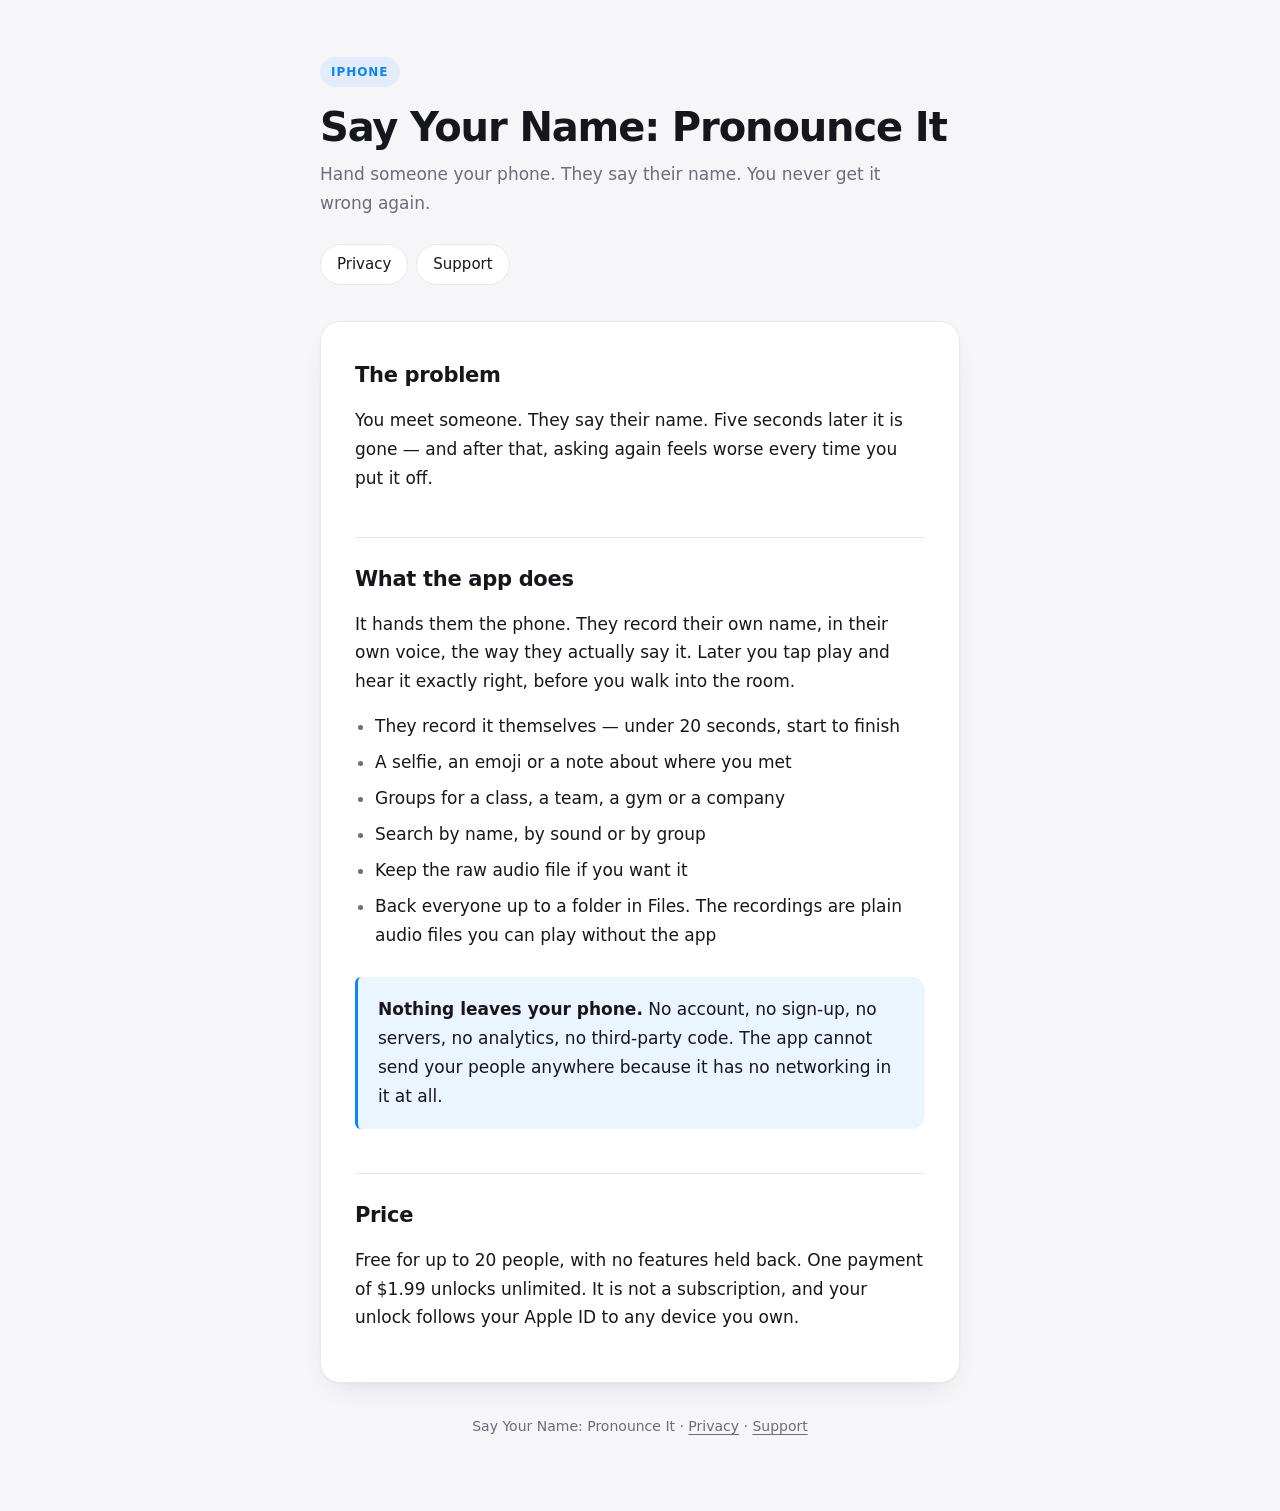
<file: index.html>
<!DOCTYPE html>
<!-- Landing page. Doubles as the Marketing URL and gives the two required pages
     somewhere to hang off, so the site does not look like two orphan documents. -->
<html lang="en">
<head>
<meta charset="utf-8">
<meta name="viewport" content="width=device-width, initial-scale=1">
<title>Say Your Name: Pronounce It</title>
<meta name="description" content="Let people record their own name, so you say it right the next time. Everything stays on your iPhone.">
<link rel="stylesheet" href="style.css">
</head>
<body>

<header>
  <div class="app">iPhone</div>
  <h1>Say Your Name: Pronounce It</h1>
  <p class="muted">Hand someone your phone. They say their name. You never get it wrong again.</p>
  <nav>
    <a href="privacy.html">Privacy</a>
    <a href="support.html">Support</a>
  </nav>
</header>

<main>

<h2>The problem</h2>

<p>You meet someone. They say their name. Five seconds later it is gone — and after that, asking again feels worse every time you put it off.</p>

<h2>What the app does</h2>

<p>It hands them the phone. They record their own name, in their own voice, the way they actually say it. Later you tap play and hear it exactly right, before you walk into the room.</p>

<ul>
  <li>They record it themselves — under 20 seconds, start to finish</li>
  <li>A selfie, an emoji or a note about where you met</li>
  <li>Groups for a class, a team, a gym or a company</li>
  <li>Search by name, by sound or by group</li>
  <li>Keep the raw audio file if you want it</li>
  <li>Back everyone up to a folder in Files. The recordings are plain audio files you can play without the app</li>
</ul>

<div class="card">
  <p><strong>Nothing leaves your phone.</strong> No account, no sign-up, no servers, no analytics, no third-party code. The app cannot send your people anywhere because it has no networking in it at all.</p>
</div>

<h2>Price</h2>

<p>Free for up to 20 people, with no features held back. One payment of $1.99 unlocks unlimited. It is not a subscription, and your unlock follows your Apple ID to any device you own.</p>

</main>

<footer>
  Say Your Name: Pronounce It &middot;
  <a href="privacy.html">Privacy</a> &middot;
  <a href="support.html">Support</a>
</footer>

</body>
</html>
</file>
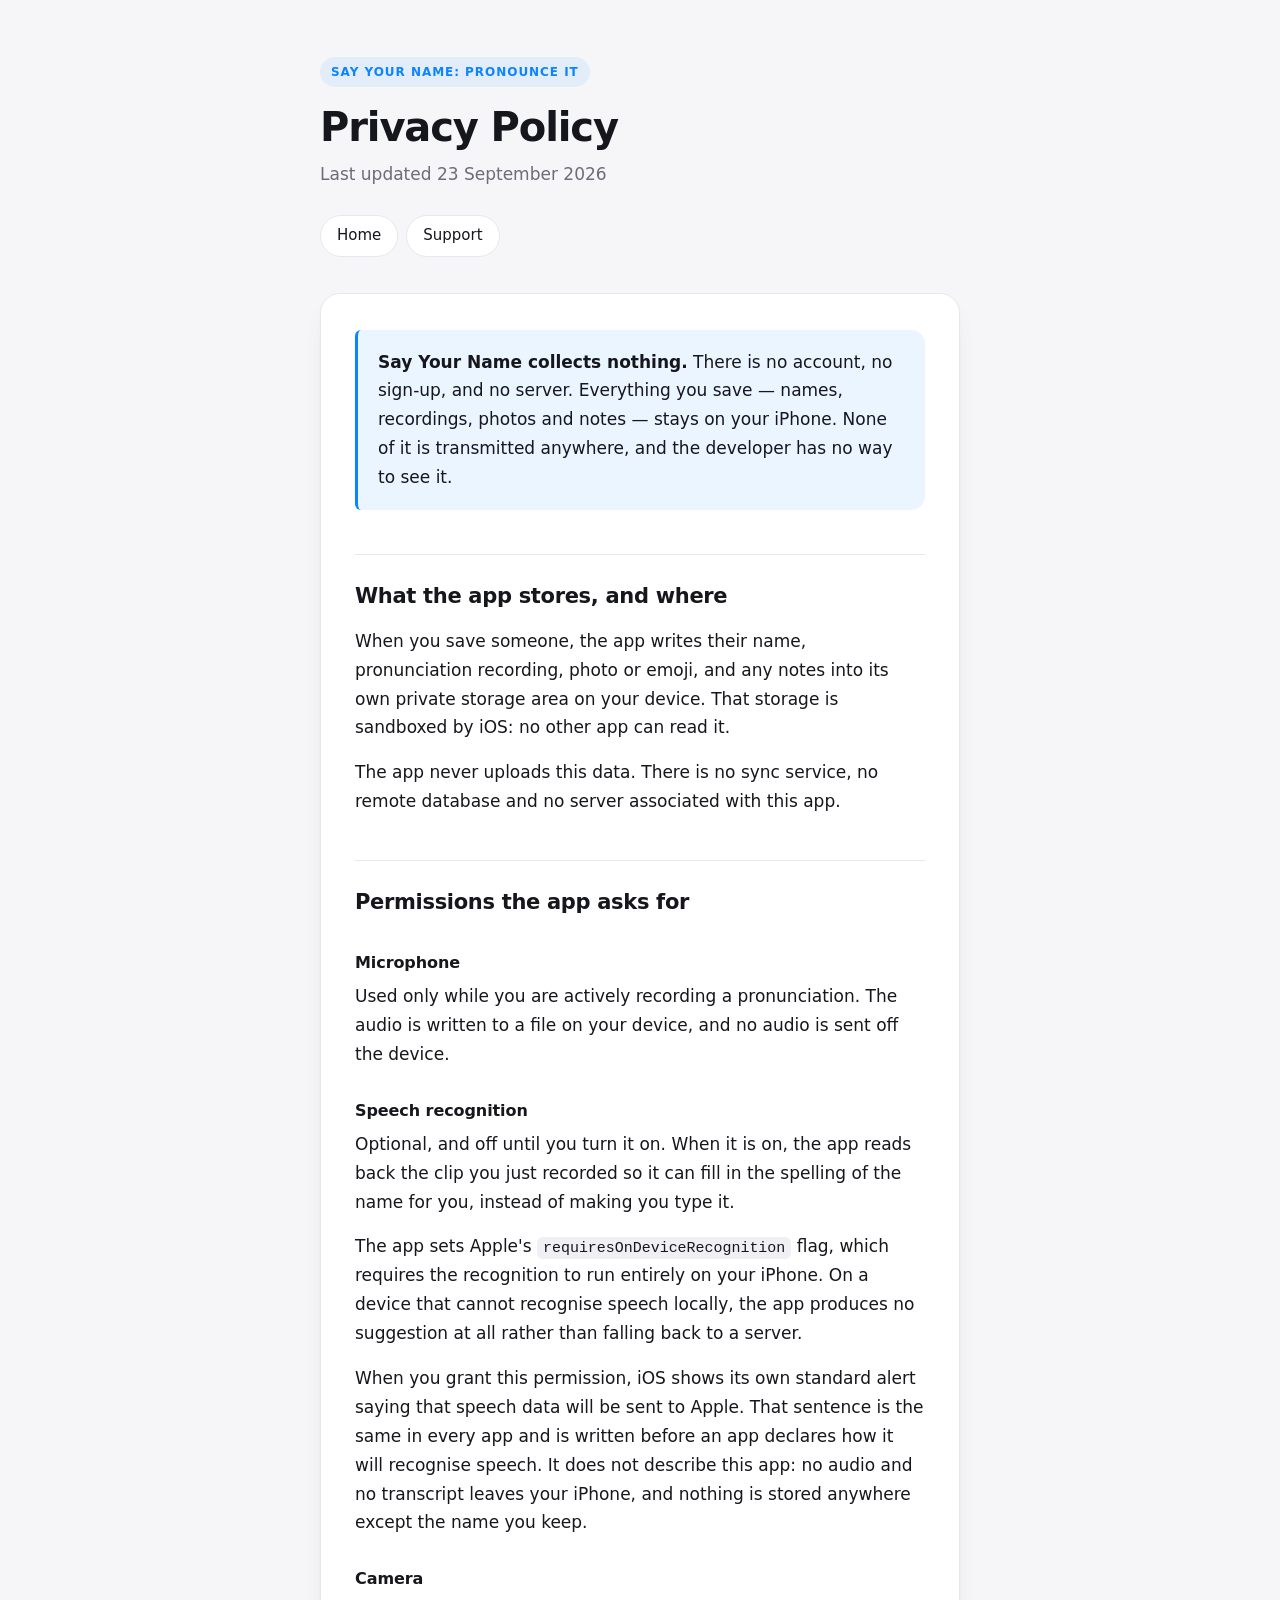
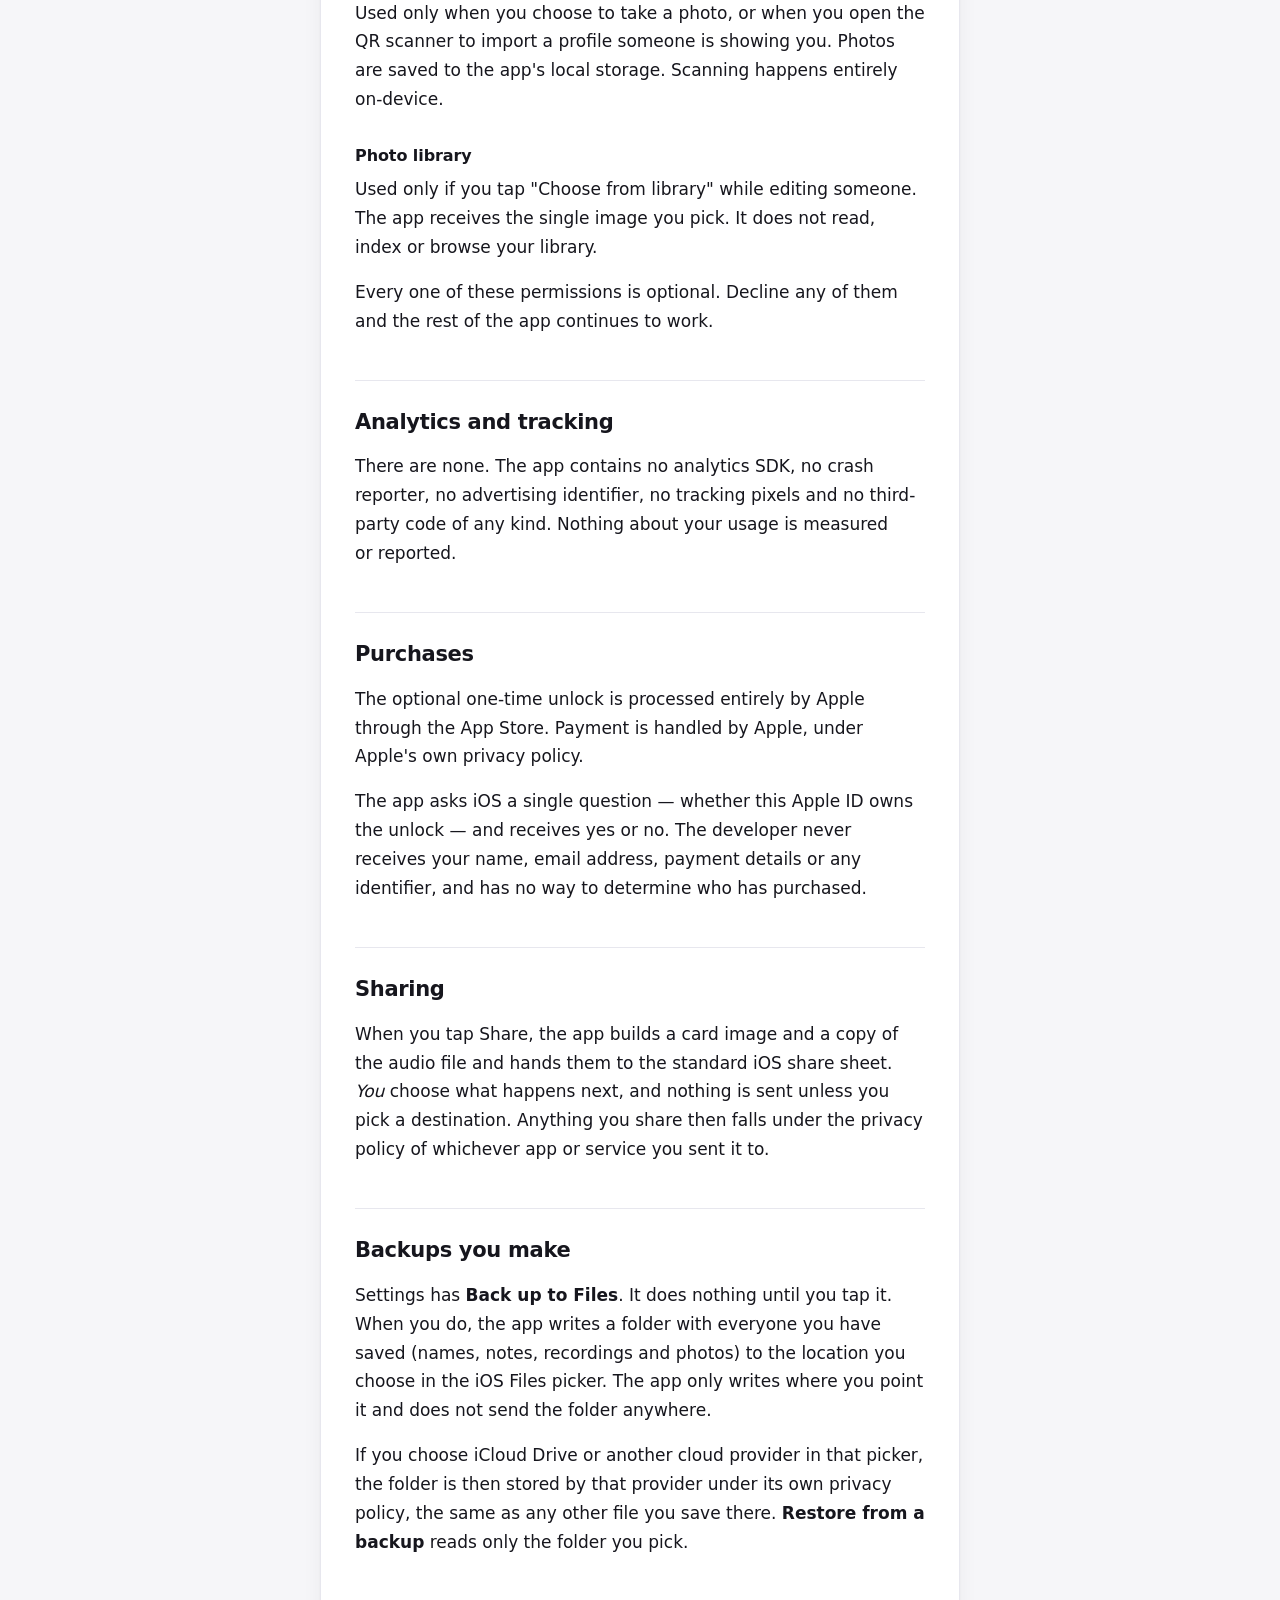
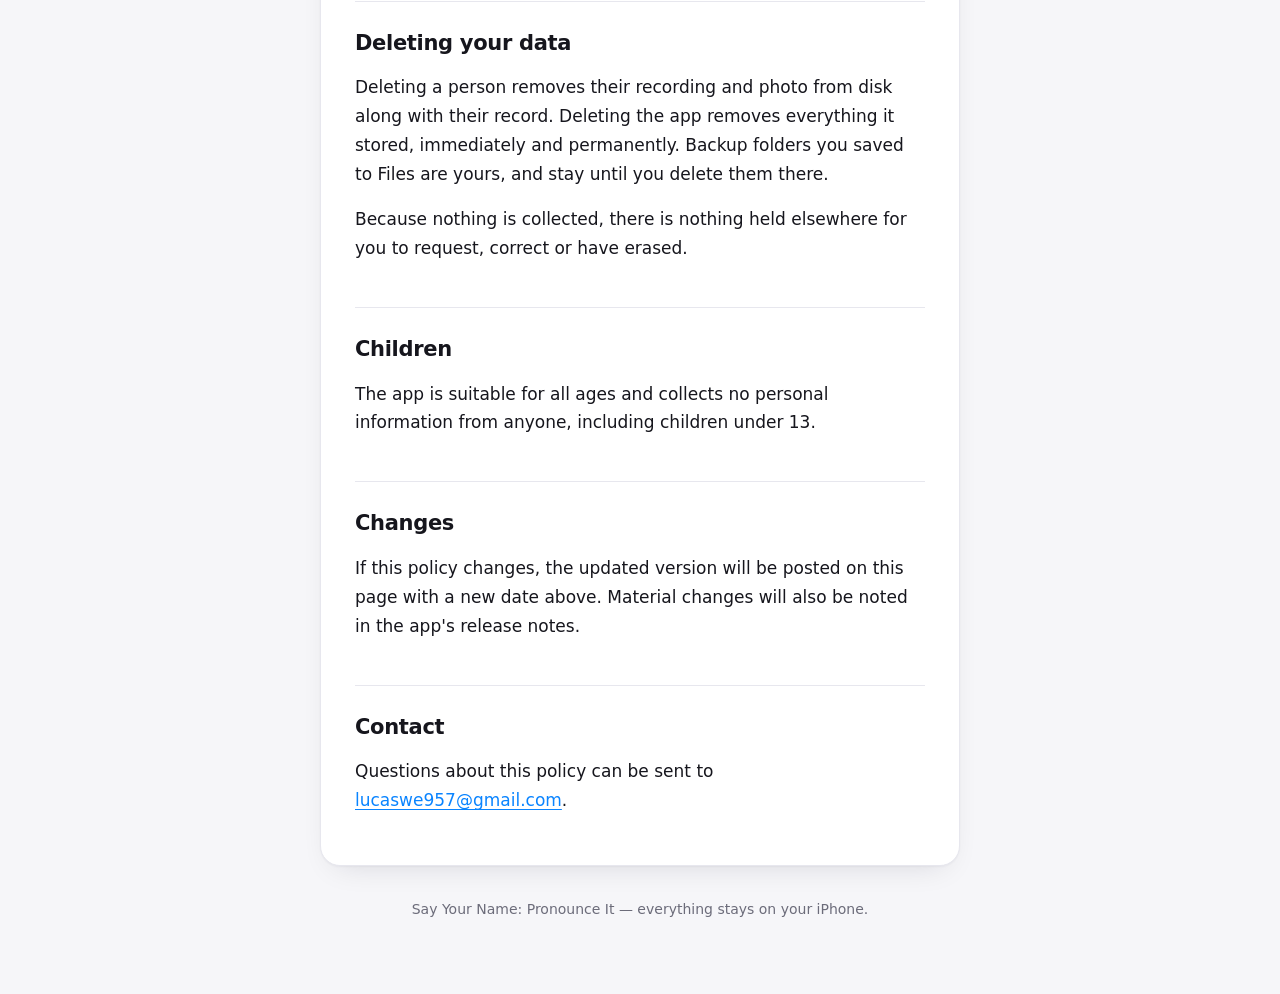
<file: privacy.html>
<!DOCTYPE html>
<!-- The Privacy Policy URL required by App Store Connect. Every claim here was
     checked against the source: the app links no networking framework, has no
     third-party packages, and makes no requests of its own. -->
<html lang="en">
<head>
<meta charset="utf-8">
<meta name="viewport" content="width=device-width, initial-scale=1">
<title>Privacy Policy — Say Your Name</title>
<link rel="stylesheet" href="style.css">
</head>
<body>

<header>
  <div class="app">Say Your Name: Pronounce It</div>
  <h1>Privacy Policy</h1>
  <p class="muted">Last updated 23 September 2026</p>
  <nav>
    <a href="index.html">Home</a>
    <a href="support.html">Support</a>
  </nav>
</header>

<main>

<div class="card">
  <p><strong>Say Your Name collects nothing.</strong> There is no account, no sign-up, and no server. Everything you save — names, recordings, photos and notes — stays on your iPhone. None of it is transmitted anywhere, and the developer has no way to see it.</p>
</div>

<h2>What the app stores, and where</h2>

<p>When you save someone, the app writes their name, pronunciation recording, photo or emoji, and any notes into its own private storage area on your device. That storage is sandboxed by iOS: no other app can read it.</p>

<p>The app never uploads this data. There is no sync service, no remote database and no server associated with this app.</p>

<h2>Permissions the app asks for</h2>

<h3>Microphone</h3>
<p>Used only while you are actively recording a pronunciation. The audio is written to a file on your device, and no audio is sent off the device.</p>

<h3>Speech recognition</h3>
<p>Optional, and off until you turn it on. When it is on, the app reads back the clip you just recorded so it can fill in the spelling of the name for you, instead of making you type it.</p>
<p>The app sets Apple's <code>requiresOnDeviceRecognition</code> flag, which requires the recognition to run entirely on your iPhone. On a device that cannot recognise speech locally, the app produces no suggestion at all rather than falling back to a server.</p>
<p>When you grant this permission, iOS shows its own standard alert saying that speech data will be sent to Apple. That sentence is the same in every app and is written before an app declares how it will recognise speech. It does not describe this app: no audio and no transcript leaves your iPhone, and nothing is stored anywhere except the name you keep.</p>

<h3>Camera</h3>
<p>Used only when you choose to take a photo, or when you open the QR scanner to import a profile someone is showing you. Photos are saved to the app's local storage. Scanning happens entirely on-device.</p>

<h3>Photo library</h3>
<p>Used only if you tap "Choose from library" while editing someone. The app receives the single image you pick. It does not read, index or browse your library.</p>

<p>Every one of these permissions is optional. Decline any of them and the rest of the app continues to work.</p>

<h2>Analytics and tracking</h2>

<p>There are none. The app contains no analytics SDK, no crash reporter, no advertising identifier, no tracking pixels and no third-party code of any kind. Nothing about your usage is measured or reported.</p>

<h2>Purchases</h2>

<p>The optional one-time unlock is processed entirely by Apple through the App Store. Payment is handled by Apple, under Apple's own privacy policy.</p>

<p>The app asks iOS a single question — whether this Apple ID owns the unlock — and receives yes or no. The developer never receives your name, email address, payment details or any identifier, and has no way to determine who has purchased.</p>

<h2>Sharing</h2>

<p>When you tap Share, the app builds a card image and a copy of the audio file and hands them to the standard iOS share sheet. <em>You</em> choose what happens next, and nothing is sent unless you pick a destination. Anything you share then falls under the privacy policy of whichever app or service you sent it to.</p>

<h2>Backups you make</h2>

<p>Settings has <strong>Back up to Files</strong>. It does nothing until you tap it. When you do, the app writes a folder with everyone you have saved (names, notes, recordings and photos) to the location you choose in the iOS Files picker. The app only writes where you point it and does not send the folder anywhere.</p>

<p>If you choose iCloud Drive or another cloud provider in that picker, the folder is then stored by that provider under its own privacy policy, the same as any other file you save there. <strong>Restore from a backup</strong> reads only the folder you pick.</p>

<h2>Deleting your data</h2>

<p>Deleting a person removes their recording and photo from disk along with their record. Deleting the app removes everything it stored, immediately and permanently. Backup folders you saved to Files are yours, and stay until you delete them there.</p>

<p>Because nothing is collected, there is nothing held elsewhere for you to request, correct or have erased.</p>

<h2>Children</h2>

<p>The app is suitable for all ages and collects no personal information from anyone, including children under 13.</p>

<h2>Changes</h2>

<p>If this policy changes, the updated version will be posted on this page with a new date above. Material changes will also be noted in the app's release notes.</p>

<h2>Contact</h2>

<p>Questions about this policy can be sent to
<a href="mailto:lucaswe957@gmail.com">lucaswe957@gmail.com</a>.</p>

</main>

<footer>
  Say Your Name: Pronounce It — everything stays on your iPhone.
</footer>

</body>
</html>
</file>
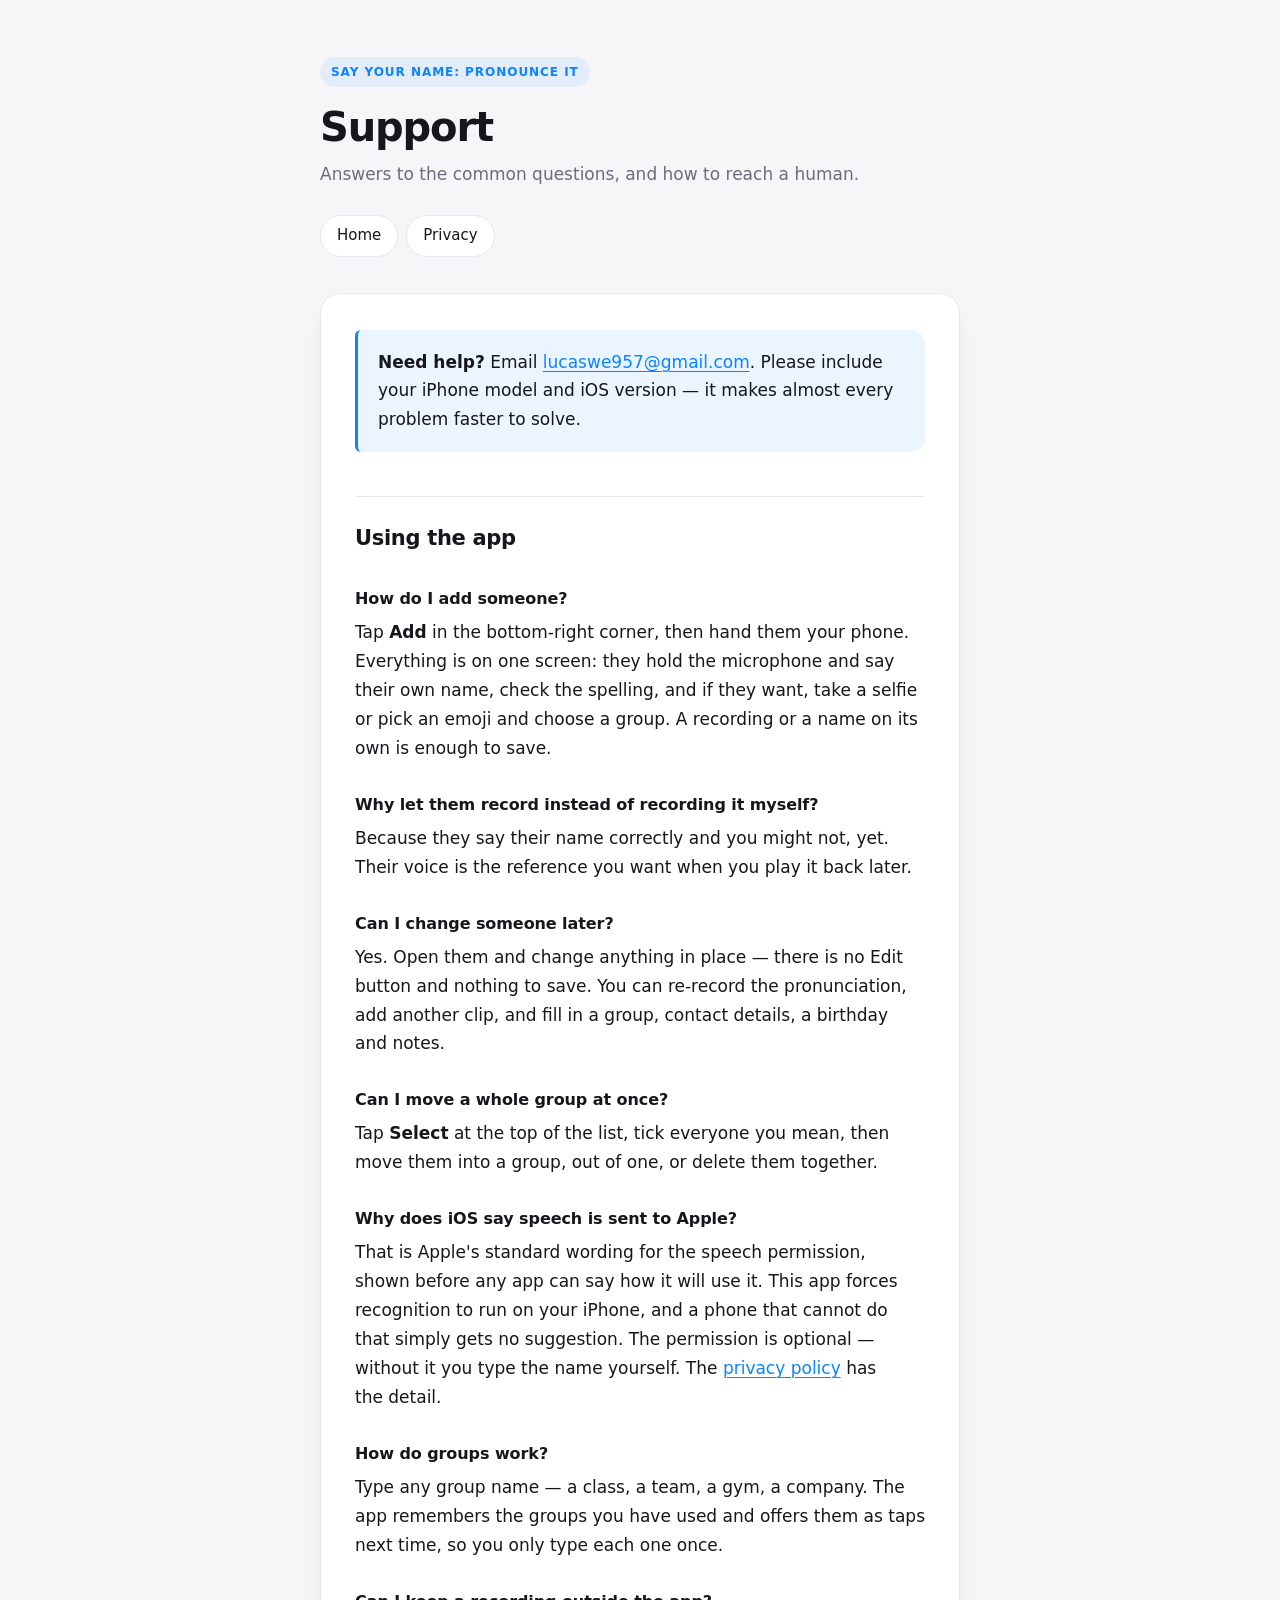
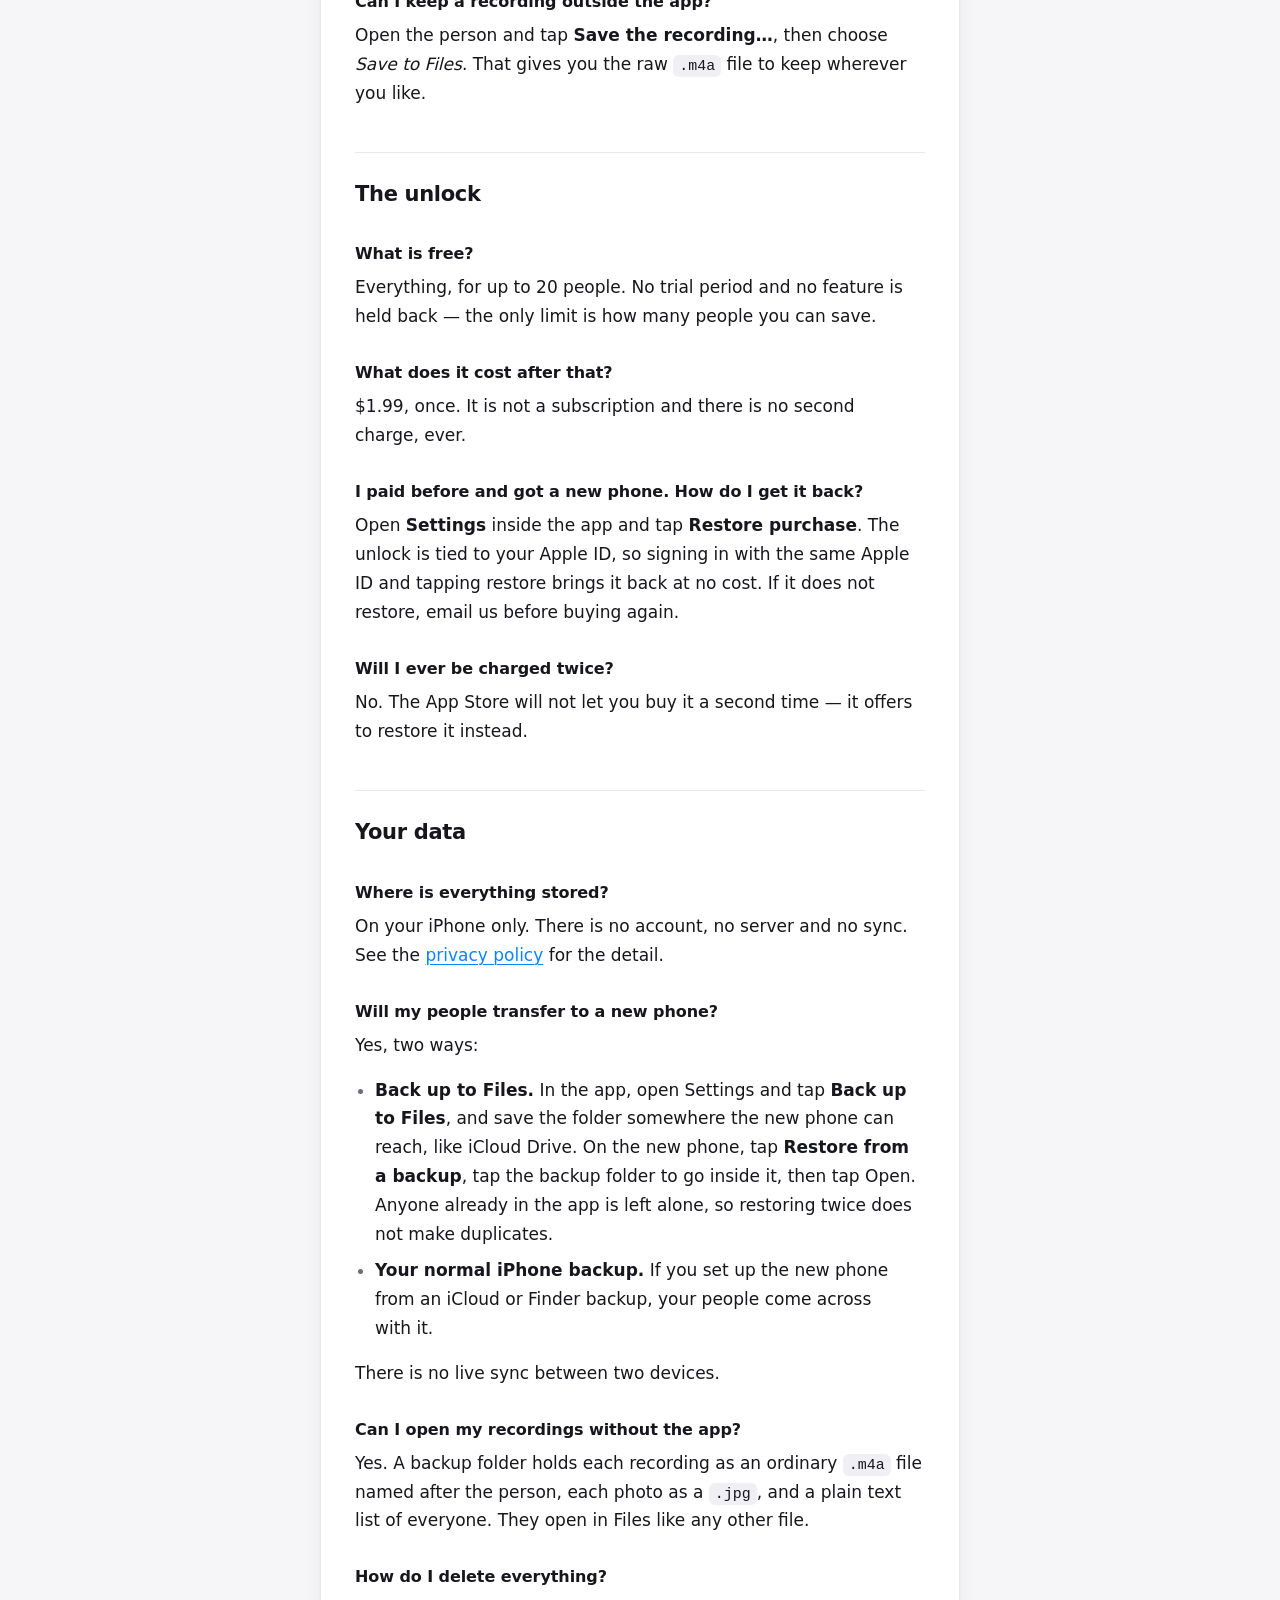
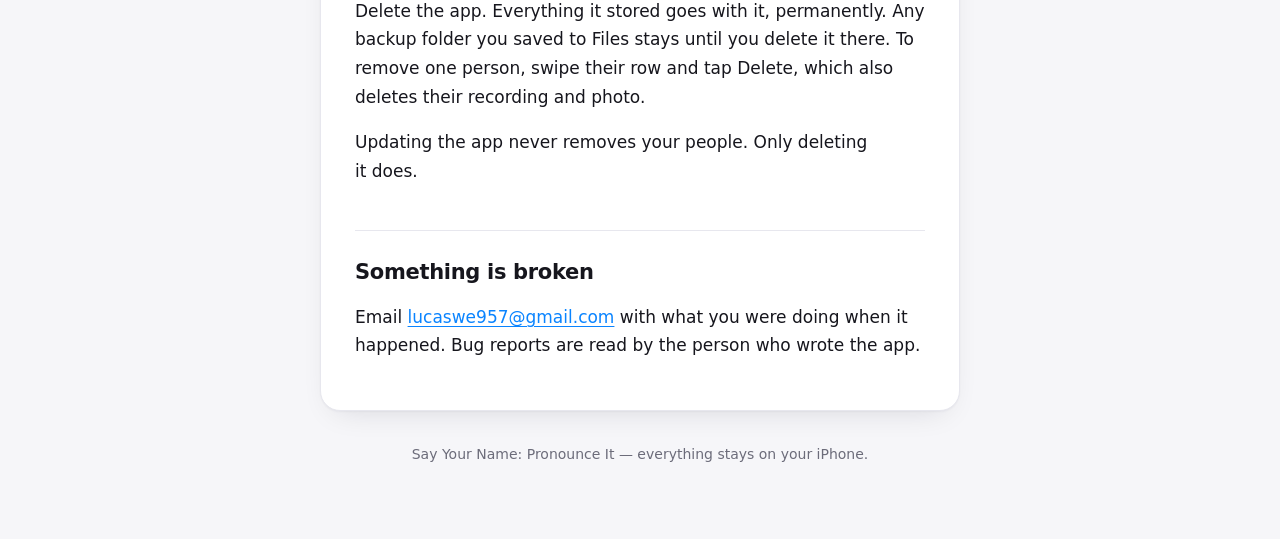
<file: support.html>
<!DOCTYPE html>
<!-- The Support URL required by App Store Connect. Apple expects a real contact
     route plus enough self-service answers that most people never need it. -->
<html lang="en">
<head>
<meta charset="utf-8">
<meta name="viewport" content="width=device-width, initial-scale=1">
<title>Support — Say Your Name</title>
<link rel="stylesheet" href="style.css">
</head>
<body>

<header>
  <div class="app">Say Your Name: Pronounce It</div>
  <h1>Support</h1>
  <p class="muted">Answers to the common questions, and how to reach a human.</p>
  <nav>
    <a href="index.html">Home</a>
    <a href="privacy.html">Privacy</a>
  </nav>
</header>

<main>

<div class="card">
  <p><strong>Need help?</strong> Email <a href="mailto:lucaswe957@gmail.com">lucaswe957@gmail.com</a>. Please include your iPhone model and iOS version — it makes almost every problem faster to solve.</p>
</div>

<h2>Using the app</h2>

<h3>How do I add someone?</h3>
<p>Tap <strong>Add</strong> in the bottom-right corner, then hand them your phone. Everything is on one screen: they hold the microphone and say their own name, check the spelling, and if they want, take a selfie or pick an emoji and choose a group. A recording or a name on its own is enough to save.</p>

<h3>Why let them record instead of recording it myself?</h3>
<p>Because they say their name correctly and you might not, yet. Their voice is the reference you want when you play it back later.</p>

<h3>Can I change someone later?</h3>
<p>Yes. Open them and change anything in place — there is no Edit button and nothing to save. You can re-record the pronunciation, add another clip, and fill in a group, contact details, a birthday and notes.</p>

<h3>Can I move a whole group at once?</h3>
<p>Tap <strong>Select</strong> at the top of the list, tick everyone you mean, then move them into a group, out of one, or delete them together.</p>

<h3>Why does iOS say speech is sent to Apple?</h3>
<p>That is Apple's standard wording for the speech permission, shown before any app can say how it will use it. This app forces recognition to run on your iPhone, and a phone that cannot do that simply gets no suggestion. The permission is optional — without it you type the name yourself. The <a href="privacy.html">privacy policy</a> has the detail.</p>

<h3>How do groups work?</h3>
<p>Type any group name — a class, a team, a gym, a company. The app remembers the groups you have used and offers them as taps next time, so you only type each one once.</p>

<h3>Can I keep a recording outside the app?</h3>
<p>Open the person and tap <strong>Save the recording…</strong>, then choose <em>Save to Files</em>. That gives you the raw <code>.m4a</code> file to keep wherever you like.</p>

<h2>The unlock</h2>

<h3>What is free?</h3>
<p>Everything, for up to 20 people. No trial period and no feature is held back — the only limit is how many people you can save.</p>

<h3>What does it cost after that?</h3>
<p>$1.99, once. It is not a subscription and there is no second charge, ever.</p>

<h3>I paid before and got a new phone. How do I get it back?</h3>
<p>Open <strong>Settings</strong> inside the app and tap <strong>Restore purchase</strong>. The unlock is tied to your Apple ID, so signing in with the same Apple ID and tapping restore brings it back at no cost. If it does not restore, email us before buying again.</p>

<h3>Will I ever be charged twice?</h3>
<p>No. The App Store will not let you buy it a second time — it offers to restore it instead.</p>

<h2>Your data</h2>

<h3>Where is everything stored?</h3>
<p>On your iPhone only. There is no account, no server and no sync. See the <a href="privacy.html">privacy policy</a> for the detail.</p>

<h3>Will my people transfer to a new phone?</h3>
<p>Yes, two ways:</p>
<ul>
  <li><strong>Back up to Files.</strong> In the app, open Settings and tap <strong>Back up to Files</strong>, and save the folder somewhere the new phone can reach, like iCloud Drive. On the new phone, tap <strong>Restore from a backup</strong>, tap the backup folder to go inside it, then tap Open. Anyone already in the app is left alone, so restoring twice does not make duplicates.</li>
  <li><strong>Your normal iPhone backup.</strong> If you set up the new phone from an iCloud or Finder backup, your people come across with it.</li>
</ul>
<p>There is no live sync between two devices.</p>

<h3>Can I open my recordings without the app?</h3>
<p>Yes. A backup folder holds each recording as an ordinary <code>.m4a</code> file named after the person, each photo as a <code>.jpg</code>, and a plain text list of everyone. They open in Files like any other file.</p>

<h3>How do I delete everything?</h3>
<p>Delete the app. Everything it stored goes with it, permanently. Any backup folder you saved to Files stays until you delete it there. To remove one person, swipe their row and tap Delete, which also deletes their recording and photo.</p>

<p>Updating the app never removes your people. Only deleting it does.</p>

<h2>Something is broken</h2>

<p>Email <a href="mailto:lucaswe957@gmail.com">lucaswe957@gmail.com</a> with what you were doing when it happened. Bug reports are read by the person who wrote the app.</p>

</main>

<footer>
  Say Your Name: Pronounce It — everything stays on your iPhone.
</footer>

</body>
</html>
</file>
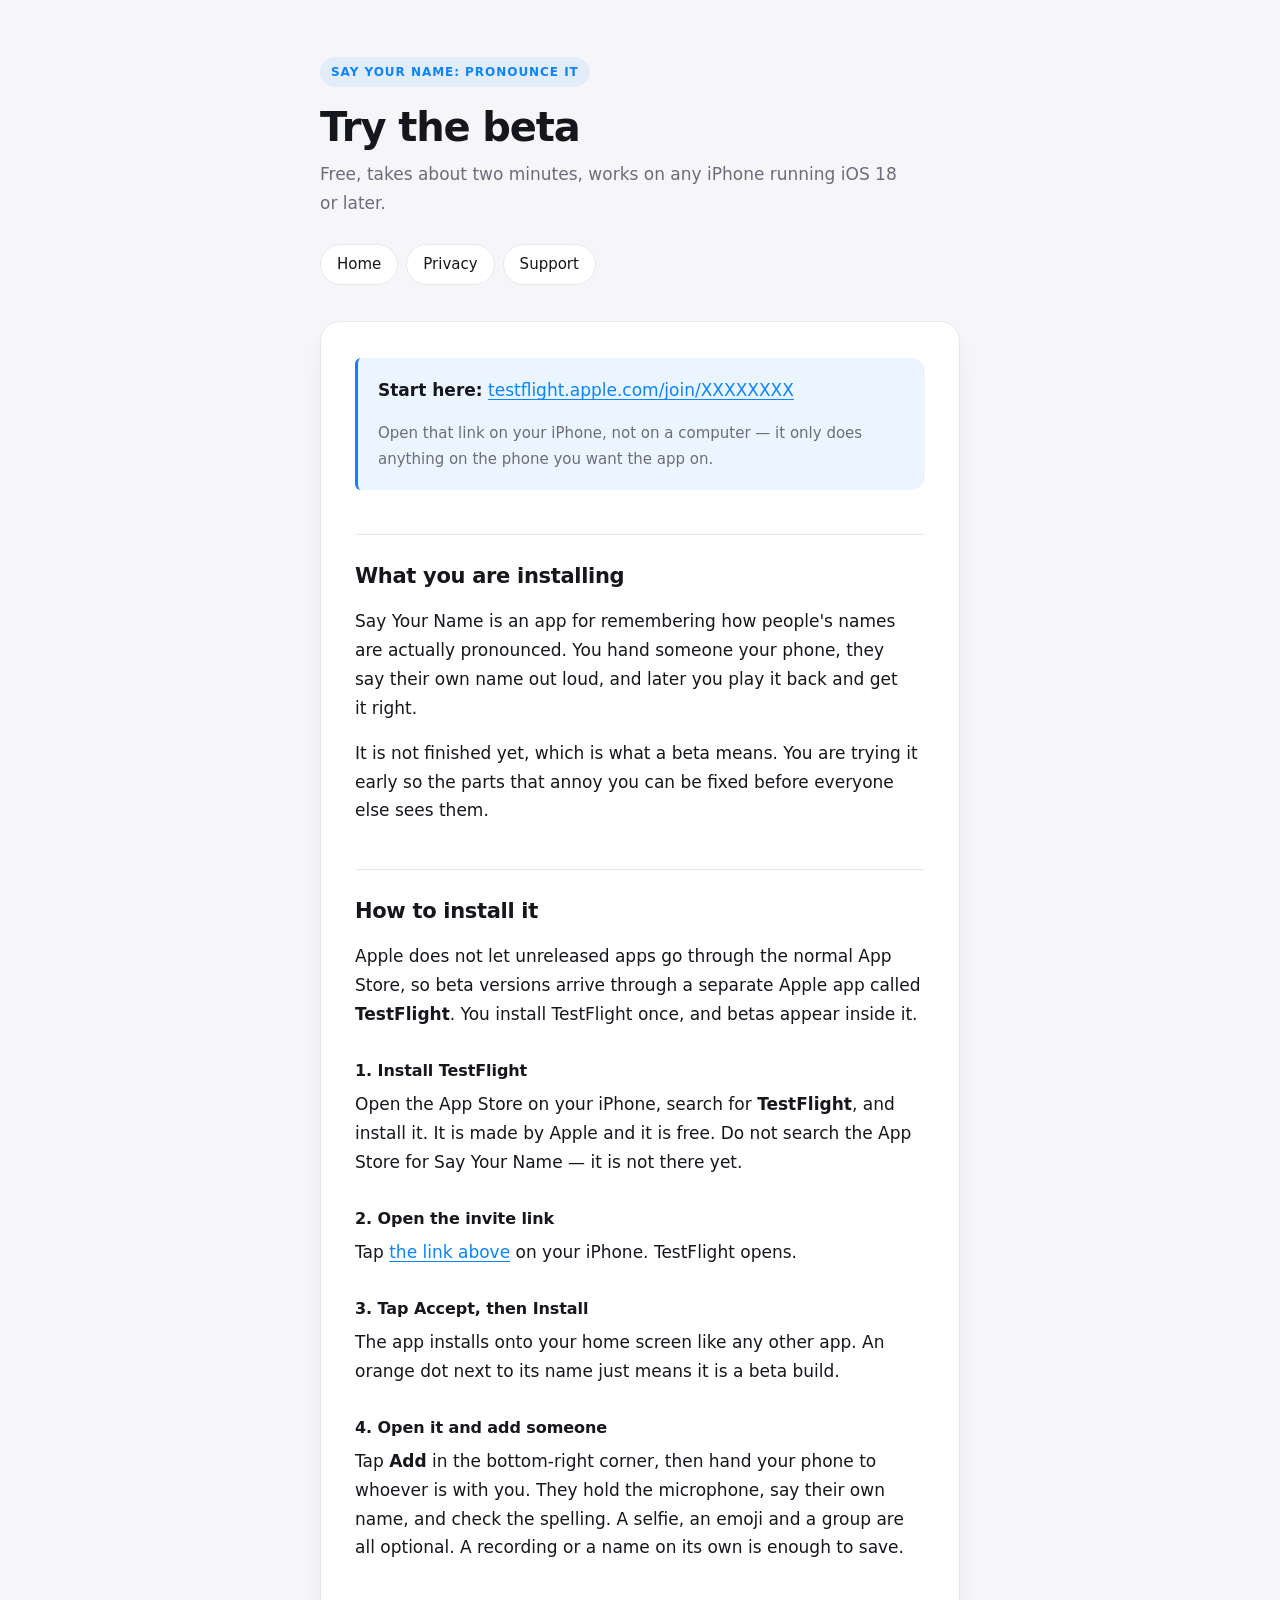
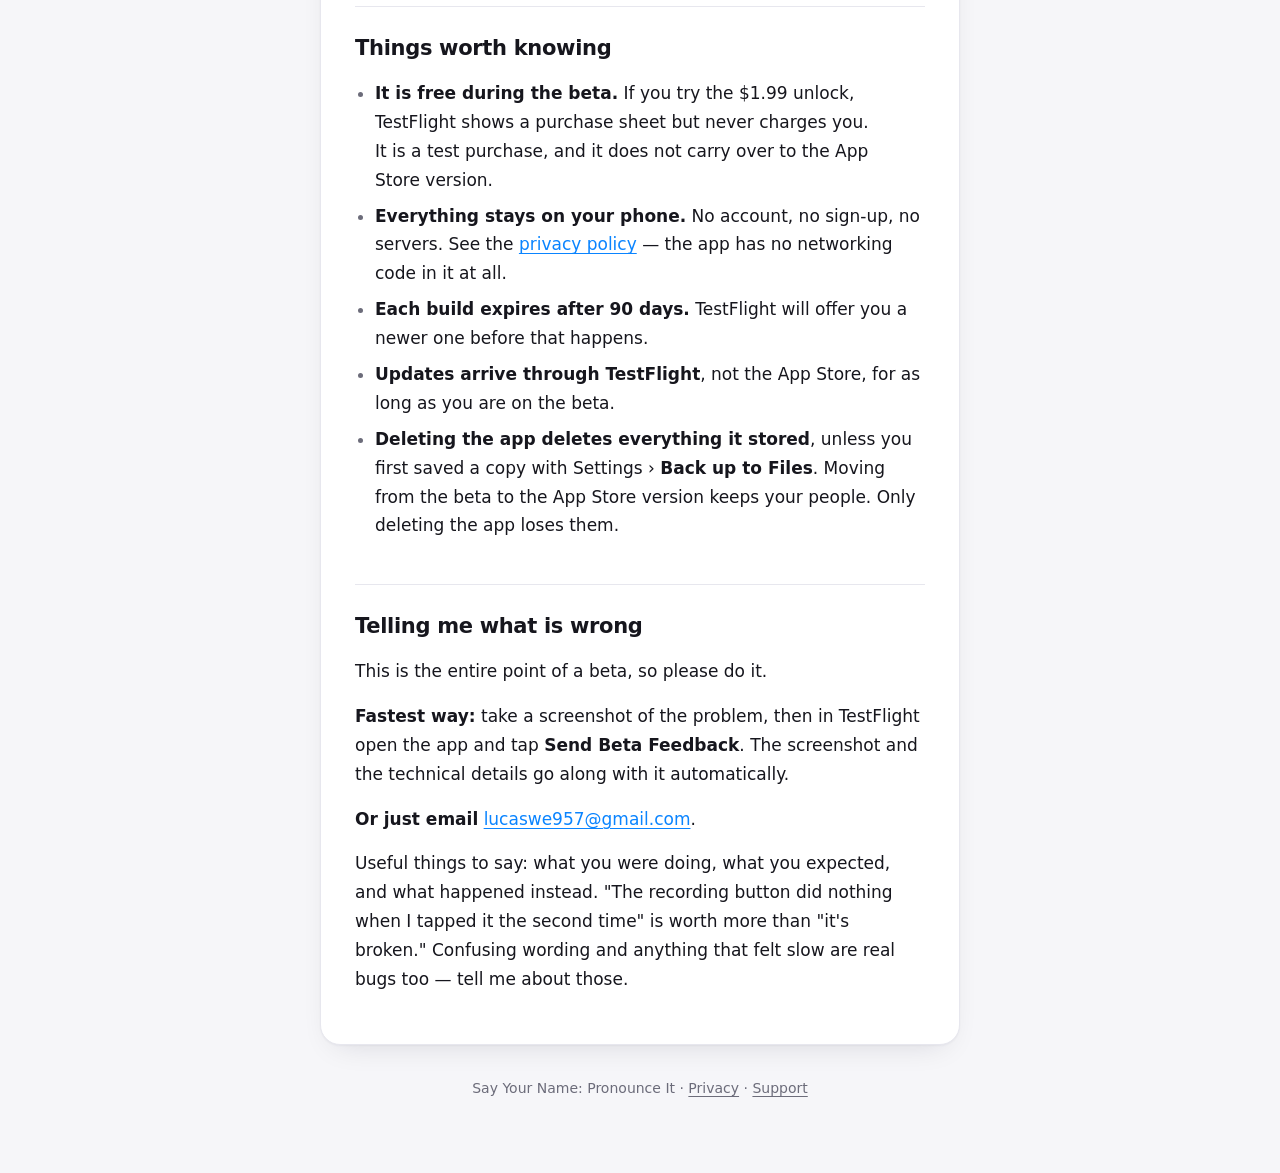
<file: testflight.html>
<!DOCTYPE html>
<!-- Instructions for beta testers. TestFlight is unfamiliar to most people and
     the usual failure is assuming the App Store has the app — so the page leads
     with the fact that a second app has to be installed first. -->
<html lang="en">
<head>
<meta charset="utf-8">
<meta name="viewport" content="width=device-width, initial-scale=1">
<title>Try the beta — Say Your Name</title>
<meta name="description" content="How to install the Say Your Name beta on your iPhone through TestFlight.">
<link rel="stylesheet" href="style.css">
</head>
<body>

<header>
  <div class="app">Say Your Name: Pronounce It</div>
  <h1>Try the beta</h1>
  <p class="muted">Free, takes about two minutes, works on any iPhone running iOS 18 or later.</p>
  <nav>
    <a href="index.html">Home</a>
    <a href="privacy.html">Privacy</a>
    <a href="support.html">Support</a>
  </nav>
</header>

<main>

<div class="card">
  <p><strong>Start here:</strong>
  <a href="https://testflight.apple.com/join/XXXXXXXX">testflight.apple.com/join/XXXXXXXX</a></p>
  <p class="muted">Open that link on your iPhone, not on a computer — it only does anything on the phone you want the app on.</p>
</div>

<h2>What you are installing</h2>

<p>Say Your Name is an app for remembering how people's names are actually pronounced. You hand someone your phone, they say their own name out loud, and later you play it back and get it right.</p>

<p>It is not finished yet, which is what a beta means. You are trying it early so the parts that annoy you can be fixed before everyone else sees them.</p>

<h2>How to install it</h2>

<p>Apple does not let unreleased apps go through the normal App Store, so beta versions arrive through a separate Apple app called <strong>TestFlight</strong>. You install TestFlight once, and betas appear inside it.</p>

<h3>1. Install TestFlight</h3>
<p>Open the App Store on your iPhone, search for <strong>TestFlight</strong>, and install it. It is made by Apple and it is free. Do not search the App Store for Say Your Name — it is not there yet.</p>

<h3>2. Open the invite link</h3>
<p>Tap <a href="https://testflight.apple.com/join/XXXXXXXX">the link above</a> on your iPhone. TestFlight opens.</p>

<h3>3. Tap Accept, then Install</h3>
<p>The app installs onto your home screen like any other app. An orange dot next to its name just means it is a beta build.</p>

<h3>4. Open it and add someone</h3>
<p>Tap <strong>Add</strong> in the bottom-right corner, then hand your phone to whoever is with you. They hold the microphone, say their own name, and check the spelling. A selfie, an emoji and a group are all optional. A recording or a name on its own is enough to save.</p>

<h2>Things worth knowing</h2>

<ul>
  <li><strong>It is free during the beta.</strong> If you try the $1.99 unlock, TestFlight shows a purchase sheet but never charges you. It is a test purchase, and it does not carry over to the App Store version.</li>
  <li><strong>Everything stays on your phone.</strong> No account, no sign-up, no servers. See the <a href="privacy.html">privacy policy</a> — the app has no networking code in it at all.</li>
  <li><strong>Each build expires after 90 days.</strong> TestFlight will offer you a newer one before that happens.</li>
  <li><strong>Updates arrive through TestFlight</strong>, not the App Store, for as long as you are on the beta.</li>
  <li><strong>Deleting the app deletes everything it stored</strong>, unless you first saved a copy with Settings › <strong>Back up to Files</strong>. Moving from the beta to the App Store version keeps your people. Only deleting the app loses them.</li>
</ul>

<h2>Telling me what is wrong</h2>

<p>This is the entire point of a beta, so please do it.</p>

<p><strong>Fastest way:</strong> take a screenshot of the problem, then in TestFlight open the app and tap <strong>Send Beta Feedback</strong>. The screenshot and the technical details go along with it automatically.</p>

<p><strong>Or just email</strong> <a href="mailto:lucaswe957@gmail.com">lucaswe957@gmail.com</a>.</p>

<p>Useful things to say: what you were doing, what you expected, and what happened instead. "The recording button did nothing when I tapped it the second time" is worth more than "it's broken." Confusing wording and anything that felt slow are real bugs too — tell me about those.</p>

</main>

<footer>
  Say Your Name: Pronounce It &middot;
  <a href="privacy.html">Privacy</a> &middot;
  <a href="support.html">Support</a>
</footer>

</body>
</html>
</file>
<file: style.css>
/* Shared styling for the four pages. One file, no framework, no web fonts and
   no build step: this site exists to satisfy Apple's Support URL and Privacy
   Policy URL requirements, so it has to load instantly on a phone on bad hotel
   wifi. Everything below is system fonts and plain CSS — it stays under 4KB. */

:root {
  color-scheme: light dark;

  --bg: #f6f6f9;
  --surface: #ffffff;
  --fg: #16161d;
  --muted: #6c6c7a;
  --rule: #e7e7ee;
  --accent: #0a84ff;
  --accent-soft: rgba(10, 132, 255, 0.08);
  --chip: #f0f0f4;

  --radius: 20px;
  --shadow: 0 1px 2px rgba(20, 20, 40, 0.04), 0 12px 32px -16px rgba(20, 20, 40, 0.16);
  --measure: 40rem;
}

@media (prefers-color-scheme: dark) {
  :root {
    --bg: #0a0a0e;
    --surface: #14141a;
    --fg: #f3f3f7;
    --muted: #9a9aab;
    --rule: #26262f;
    --accent: #55aaff;
    --accent-soft: rgba(85, 170, 255, 0.12);
    --chip: #20202a;
    --shadow: 0 1px 2px rgba(0, 0, 0, 0.4), 0 12px 32px -16px rgba(0, 0, 0, 0.7);
  }
}

* { box-sizing: border-box; }

html { -webkit-text-size-adjust: 100%; scroll-behavior: smooth; }

body {
  margin: 0;
  padding: 0 20px 72px;
  background: var(--bg);
  color: var(--fg);
  font: 17px/1.7 -apple-system, BlinkMacSystemFont, "SF Pro Text", "Segoe UI",
        Roboto, system-ui, sans-serif;
  font-synthesis-weight: none;
}

/* Header — a quiet tinted band rather than a rule across the page. The radial
   tint is one gradient, which costs nothing and stops the page opening on a
   flat white rectangle. */

header {
  max-width: var(--measure);
  margin: 0 auto;
  padding: 56px 0 36px;
  text-align: left;
}

header .app {
  display: inline-block;
  font-size: 12px;
  font-weight: 600;
  letter-spacing: 0.08em;
  text-transform: uppercase;
  color: var(--accent);
  background: var(--accent-soft);
  padding: 5px 11px;
  border-radius: 999px;
}

h1 {
  font-size: clamp(30px, 7vw, 40px);
  line-height: 1.12;
  font-weight: 700;
  letter-spacing: -0.028em;
  margin: 18px 0 0;
  text-wrap: balance;
}

header .muted { margin: 10px 0 0; font-size: 17px; }

/* Navigation — pills, so the two links read as somewhere to go rather than as
   an afterthought underlined in blue. */

nav { margin-top: 26px; display: flex; flex-wrap: wrap; gap: 8px; }

nav a {
  font-size: 15px;
  font-weight: 500;
  text-decoration: none;
  color: var(--fg);
  background: var(--surface);
  border: 1px solid var(--rule);
  border-radius: 999px;
  padding: 7px 16px;
  transition: border-color 0.15s ease, color 0.15s ease;
}

nav a:hover { color: var(--accent); border-color: var(--accent); }

/* The article itself sits on a raised surface, which separates the reading
   column from the page without needing a border down each side. */

main {
  max-width: var(--measure);
  margin: 0 auto;
  background: var(--surface);
  border: 1px solid var(--rule);
  border-radius: var(--radius);
  box-shadow: var(--shadow);
  padding: 8px 34px 34px;
}

h2 {
  font-size: 21px;
  font-weight: 650;
  letter-spacing: -0.015em;
  margin: 44px 0 12px;
  padding-top: 24px;
  border-top: 1px solid var(--rule);
  text-wrap: balance;
}

main > h2:first-child { border-top: 0; padding-top: 0; margin-top: 28px; }

h3 {
  font-size: 16px;
  font-weight: 650;
  letter-spacing: -0.005em;
  margin: 28px 0 6px;
  color: var(--fg);
}

p, li { text-wrap: pretty; }
p { margin: 0 0 16px; }

.muted { color: var(--muted); font-size: 15px; }

a { color: var(--accent); text-underline-offset: 3px; text-decoration-thickness: 1px; }

ul { padding-left: 20px; margin: 0 0 16px; }
li { margin: 7px 0; }
li::marker { color: var(--muted); }

code {
  font: 0.88em/1 ui-monospace, SFMono-Regular, Menlo, monospace;
  background: var(--chip);
  border-radius: 6px;
  padding: 3px 6px;
}

/* The one thing on each page worth reading if you read nothing else. */

.card {
  background: var(--accent-soft);
  border: 0;
  border-left: 3px solid var(--accent);
  border-radius: 6px 14px 14px 6px;
  padding: 18px 20px;
  margin: 28px 0;
}

.card p:first-child { margin-top: 0; }
.card p:last-child { margin-bottom: 0; }

footer {
  max-width: var(--measure);
  margin: 32px auto 0;
  padding: 0 4px;
  color: var(--muted);
  font-size: 14px;
  text-align: center;
}

footer a { color: var(--muted); }

@media (max-width: 560px) {
  body { padding: 0 14px 56px; font-size: 16px; }
  header { padding: 40px 6px 28px; }
  main { padding: 6px 22px 26px; border-radius: 16px; }
  h2 { font-size: 19px; margin-top: 36px; padding-top: 20px; }
}
</file>
